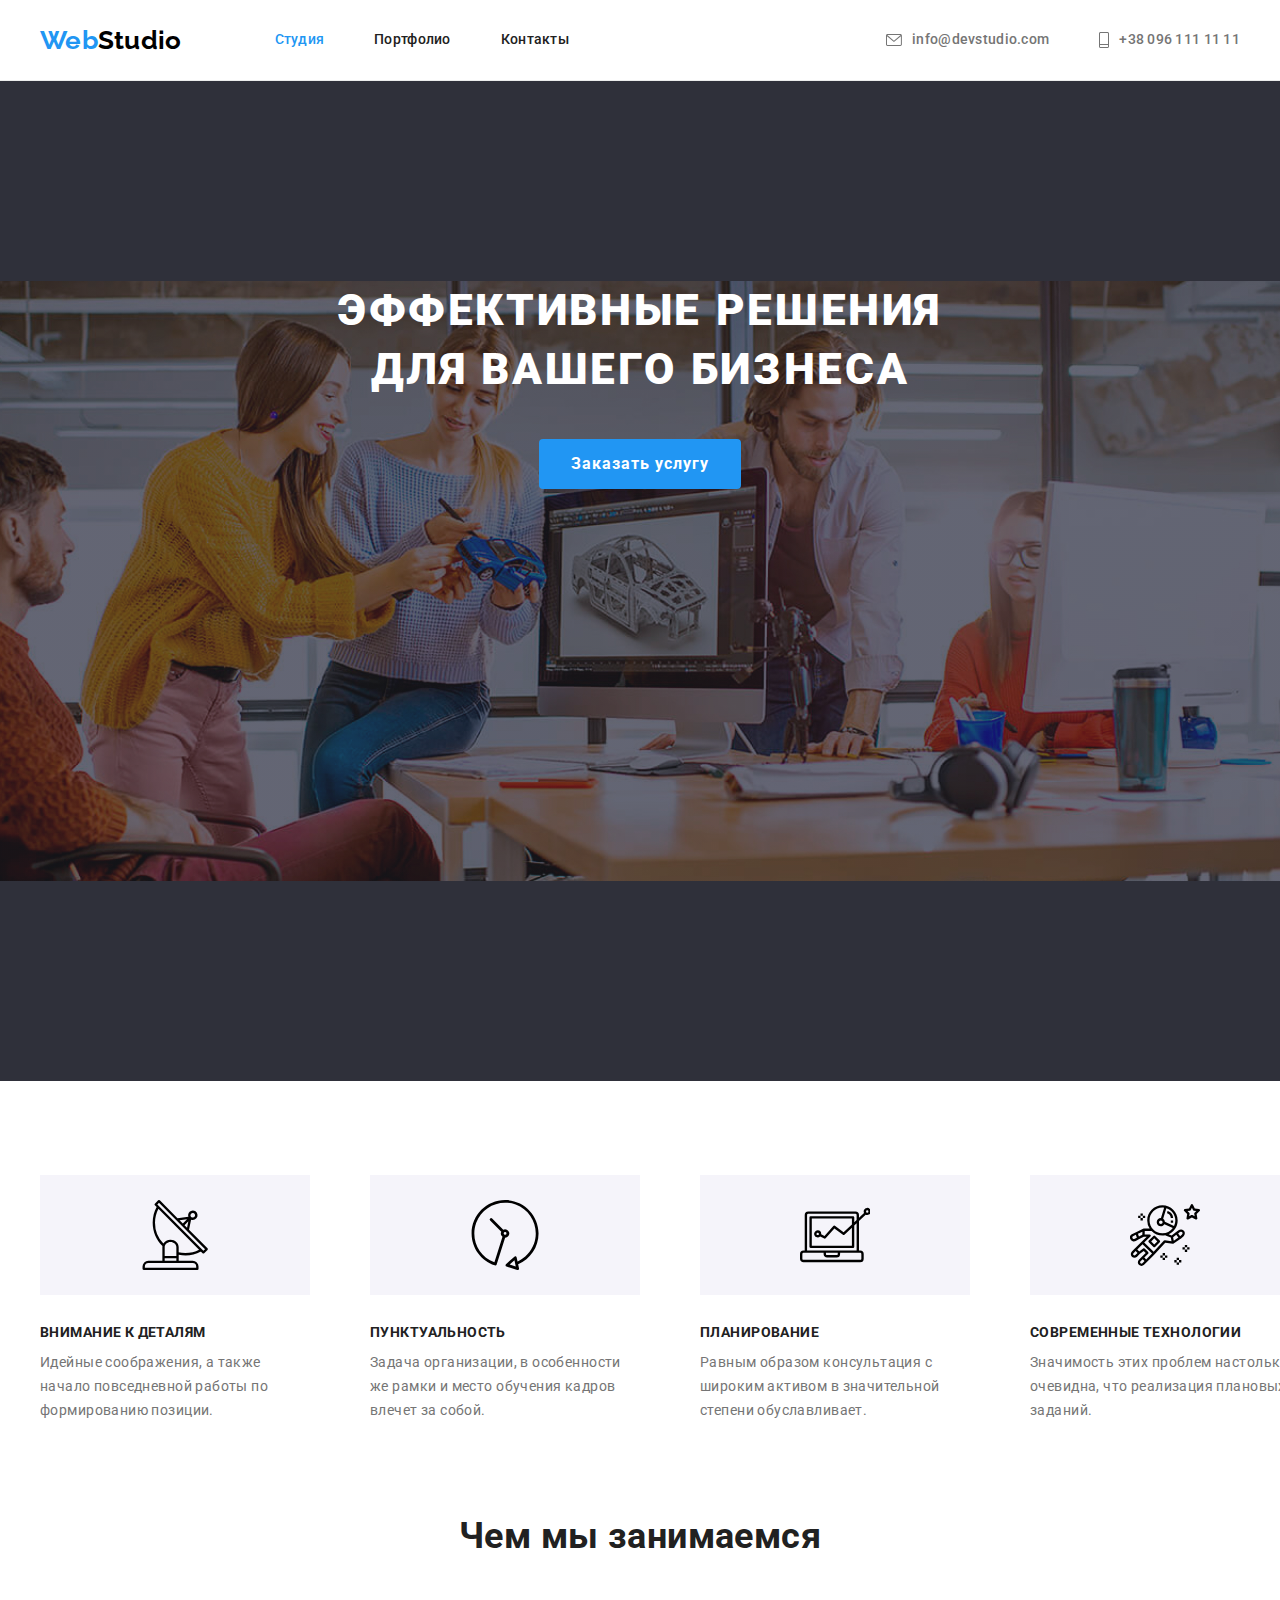
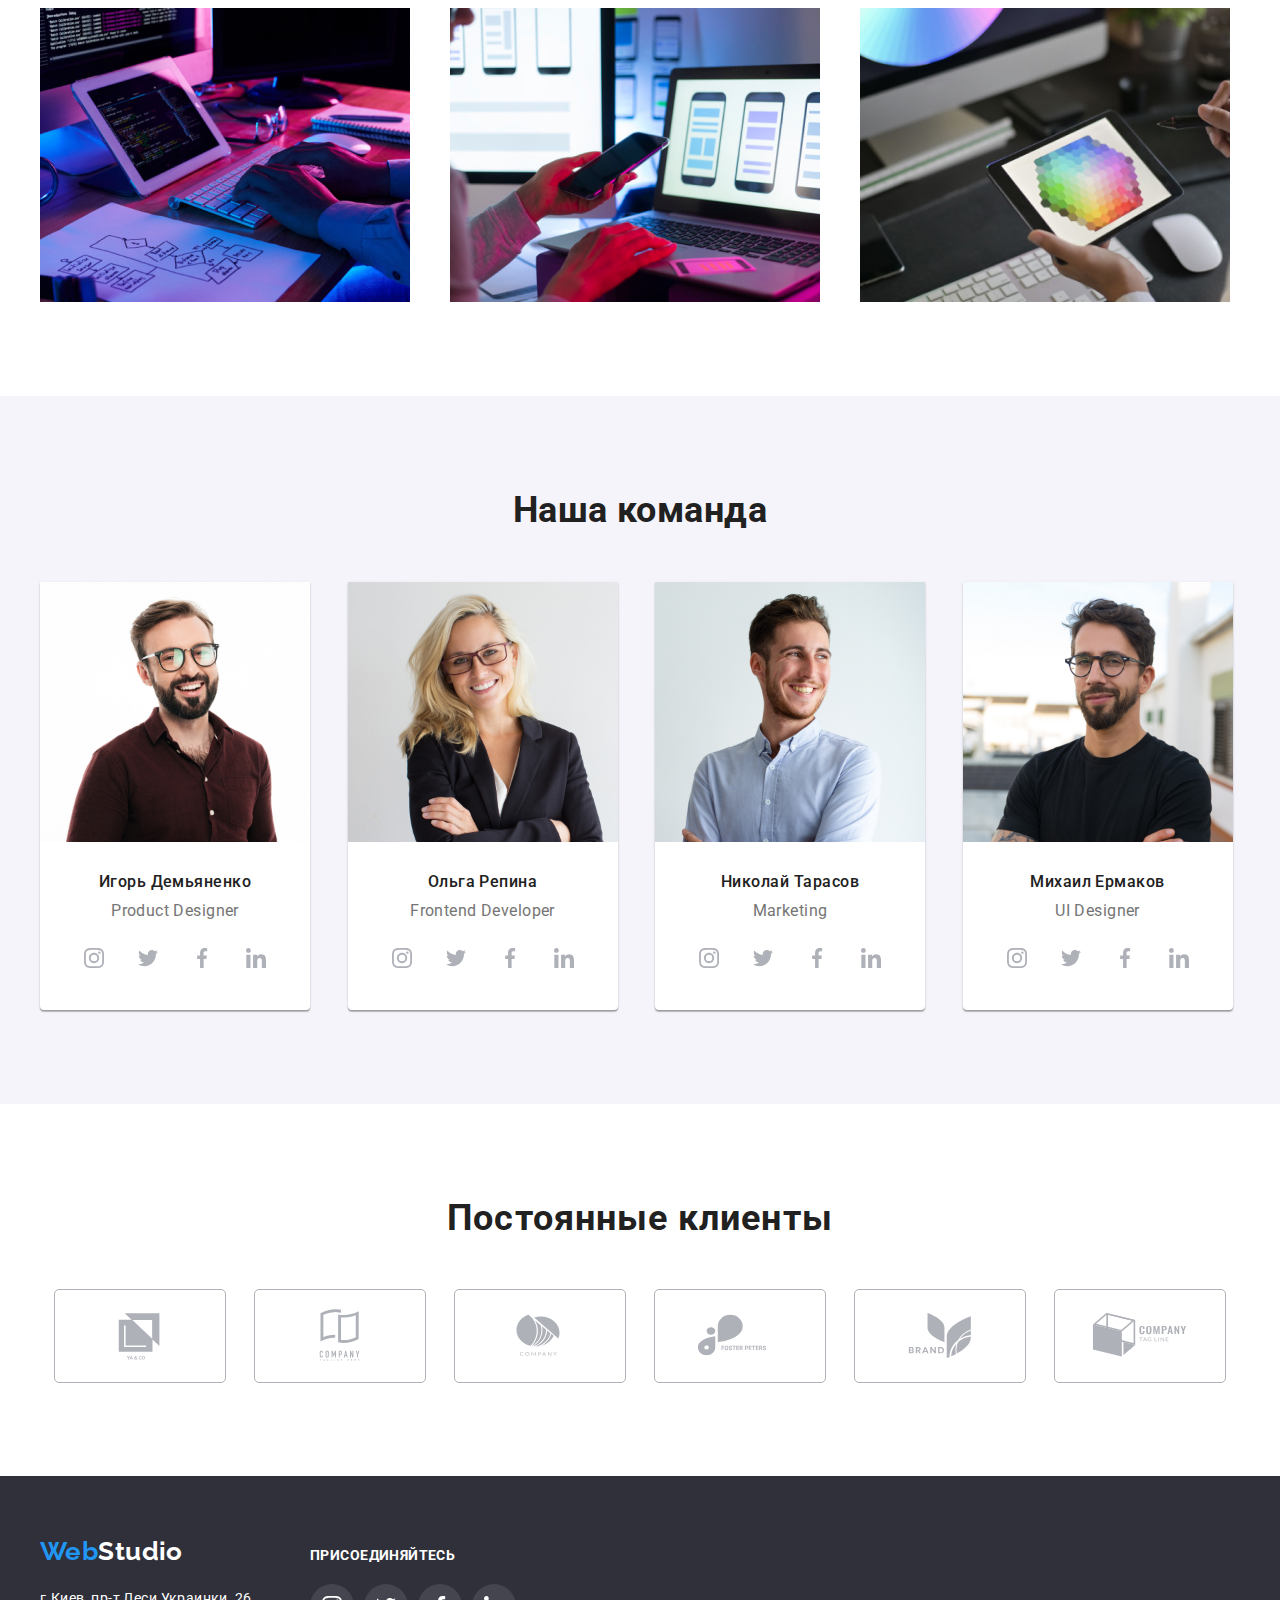
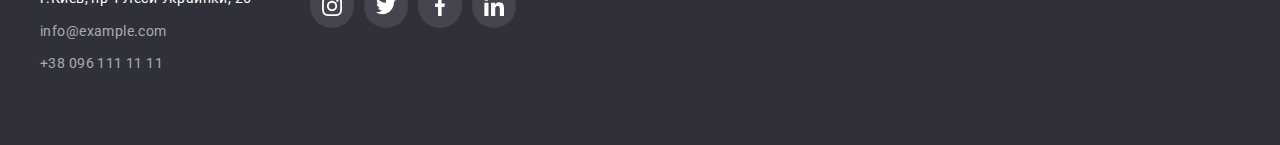
<file: index.html>
<!DOCTYPE html>
<html lang="ru">
  <head>
    <meta charset="UTF-8" />
    <meta http-equiv="X-UA-Compatible" content="IE=edge" />
    <meta name="viewport" content="width=device-width, initial-scale=1.0" />
    <title>Document</title>
    <link rel="preconnect" href="https://fonts.googleapis.com" />
    <link rel="preconnect" href="https://fonts.gstatic.com" crossorigin />
    <link
      href="https://fonts.googleapis.com/css2?family=Montserrat:ital,wght@0,400;1,700&family=Raleway:wght@700&family=Roboto:wght@400;500;700;900&display=swap"
      rel="stylesheet"
    />
    <link
      rel="stylesheet"
      href="https://cdnjs.cloudflare.com/ajax/libs/modern-normalize/1.1.0/modern-normalize.min.css"
      integrity="sha512-wpPYUAdjBVSE4KJnH1VR1HeZfpl1ub8YT/NKx4PuQ5NmX2tKuGu6U/JRp5y+Y8XG2tV+wKQpNHVUX03MfMFn9Q=="
      crossorigin="anonymous"
      referrerpolicy="no-referrer"
    />
    <link rel="stylesheet" href="./css/styles.css" />
  </head>
  <body>
    <!--Секція хедер-->
    <header class="header">
      <nav class="container main-nav">
        <a class="header-logo link" href="index.html" lang="ru">
          Web<span class="header-accent link">Studio</span></a
        >
        <ul class="site-nav list">
          <li class="item">
            <a class="header-link link current" href="index.html">Студия</a>
          </li>
          <li class="item">
            <a class="header-link link" href="portfolio.html">Портфолио</a>
          </li>
          <li class="item">
            <a
              class="header-link link"
              href="https://github.com/NataliBohat/goit-markup-hw-01."
              >Контакты</a
            >
          </li>
        </ul>
        <ul class="auth-nav list">
          <li class="item">
            <a class="header-contact link" href="mailto:info@devstudio.com">
              <svg class="header-contact-icon" width="16" height="12">
              <use href="./img/icons.svg#icon-envelope"></use>
            </svg>
            <span lang="en">info@devstudio.com</span></a>
          </li>
          <li class="item">
            <a class="header-contact link" href="tel:+38 096 111 11 11">
            <svg class="header-contact-icon tel" width="10" height="16">
              <use href="./img/icons.svg#icon-tel"></use>
            </svg>
            <span lang="en">+38 096 111 11 11</span>
            </a>
          </li>
        </ul>
      </nav>
    </header>
    <!--Герой-->
    <main>
      <!--Эффективные решения для вашего бизнеса-->
      <section class="hero">
        <div class="container container-hero">
          <h1 class="hero-title">Эффективные решения для вашего бизнеса</h1>
          <button class="hero-button" type="button">Заказать услугу</button>
        </div>
      </section>
      <!--Про нас-->
      <section class="section">
        <div class="container">
          <h2 hidden>Про нас</h2>
          <ul class="content-main list">
            <li class="content-item">
              <a class="content-media link"
                      href=""
                      target="_blank"
                      rel="noopeer noreferent"
                      aria-label="vector">
                      <svg class="content-media-icon" width="70" height="70">
                        <use href="./img/icons.svg#icon-vector"></use>
                      </svg>
                    </a>
              <h3 class="content-heading">Внимание к деталям</h3>
              <p class="content-title">
                Идейные соображения, а также начало повседневной работы по
                формированию позиции.
              </p>
            </li>
            <li class="content-item">
              <a class="content-media link"
              href=""
              target="_blank"
              rel="noopeer noreferent"
              aria-label="time">
              <svg class="content-media-icon" width="70" height="70">
                <use href="./img/icons.svg#icon-time"></use>
              </svg>
            </a>
              <h3 class="content-heading">Пунктуальность</h3>
              <p class="content-title">
                Задача организации, в особенности же рамки и место обучения
                кадров влечет за собой.
              </p>
            </li>
            <li class="content-item">
              <a class="content-media link"
              href=""
              target="_blank"
              rel="noopeer noreferent"
              aria-label="comp">
              <svg class="content-media-icon" width="70" height="70">
                <use href="./img/icons.svg#icon-comp"></use>
              </svg>
            </a>
              <h3 class="content-heading">Планирование</h3>
              <p class="content-title">
                Равным образом консультация с широким активом в значительной
                степени обуславливает.
              </p>
            </li>
            <li class="content-item">
              <a class="content-media link"
              href=""
              target="_blank"
              rel="noopeer noreferent"
              aria-label="astronavt">
              <svg class="content-media-icon" width="70" height="70">
                <use href="./img/icons.svg#icon-astronaut"></use>
              </svg>
            </a>
              <h3 class="content-heading">Современные технологии</h3>
              <p class="content-title">
                Значимость этих проблем настолько очевидна, что реализация
                плановых заданий.
              </p>
            </li>
          </ul>
        </div>
      </section>
      <!--Чем мы занимаемся-->
      <section class="main section">
        <div class="container">
          <h2 class="main-title">Чем мы занимаемся</h2>
          <ul class="title-item list">
            <li class="title-img">
              <img
                src="./img/image/img (1).jpg"
                alt="рабочий стол программиста"
                width="370"
              />
            </li>
            <li class="title-img">
              <img
                src="./img/image/img 2.jpg"
                alt="макет телефона"
                width="370"
              />
            </li>
            <li class="title-img">
              <img
                src="./img/image/img 3.jpg"
                alt="работа программиста"
                width="370"
              />
            </li>
          </ul>
        </div>
      </section>
      <!--Наша команда-->
      <section class="user section">
        <div class="container">
          <h2 class="main-title">Наша команда</h2>
          <ul class="user-item list">
            <li class="user-list-itm">
              <img
                src="./img/image/igor.jpg"
                alt="Игорь Демьяненко"
                width="270"
              />
              <div class="main-user">
                <h3 class="user-title">Игорь Демьяненко</h3>
                <p class="uppertitle">Product Designer</p>
                <ul class="social-media list">
                  <li class="social-media-item">
                    <a
                      class="social-media-link link"
                      href=""
                      target="_blank"
                      rel="noopeer noreferent"
                      aria-label="instagram">
                      <svg class="social-media-icon" width="20" height="20">
                        <use href="./img/icons.svg#icon-instagram"></use>
                      </svg>
                    </a>
                  </li>
                  <li class="social-media-item">
                    <a
                      class="social-media-link link"
                      href=""
                      target="_blank"
                      rel="noopeer noreferent"
                      aria-label="twitter">
                      <svg class="social-media-icon"width="20" height="20">
                        <use href="./img/icons.svg#icon-twitter"></use>
                      </svg>
                    </a>
                  </li>
                  <li class="social-media-item">
                    <a
                      class="social-media-link link"
                      href=""
                      target="_blank"
                      rel="noopeer noreferent"
                      aria-label="facebook">
                      <svg class="social-media-icon" width="20" height="20">
                        <use href="./img/icons.svg#icon-facebook"></use>
                      </svg>
                    </a>
                  </li>
                  <li class="social-media-item">
                    <a
                      class="social-media-link link"
                      href=""
                      target="_blank"
                      rel="noopeer noreferent"
                      aria-label="linkedin">
                      <svg class="social-media-icon" width="20" height="20">
                        <use href="./img/icons.svg#icon-linkedin"></use>
                      </svg>
                    </a>
                  </li>
                </ul>
              </div>
            </li>
            <li class="user-list-itm">
              <img src="./img/image/olga.jpg" alt="Ольга Репина" width="270" />
              <div class="main-user">
                <h3 class="user-title">Ольга Репина</h3>
                <p class="uppertitle">Frontend Developer</p>
                <ul class="social-media list">
                  <li class="social-media-item">
                    <a
                      class="social-media-link link"
                      href=""
                      target="_blank"
                      rel="noopeer noreferent"
                      aria-label="instagram">
                      <svg class="social-media-icon" width="20" height="20">
                        <use href="./img/icons.svg#icon-instagram"></use>
                      </svg>
                    </a>
                  </li>
                  <li class="social-media-item">
                    <a
                      class="social-media-link link"
                      href=""
                      target="_blank"
                      rel="noopeer noreferent"
                      aria-label="twitter">
                      <svg class="social-media-icon"width="20" height="20">
                        <use href="./img/icons.svg#icon-twitter"></use>
                      </svg>
                    </a>
                  </li>
                  <li class="social-media-item">
                    <a
                      class="social-media-link link"
                      href=""
                      target="_blank"
                      rel="noopeer noreferent"
                      aria-label="facebook">
                      <svg class="social-media-icon" width="20" height="20">
                        <use href="./img/icons.svg#icon-facebook"></use>
                      </svg>
                    </a>
                  </li>
                  <li class="social-media-item">
                    <a
                      class="social-media-link link"
                      href=""
                      target="_blank"
                      rel="noopeer noreferent"
                      aria-label="linkedin">
                      <svg class="social-media-icon" width="20" height="20">
                        <use href="./img/icons.svg#icon-linkedin"></use>
                      </svg>
                    </a>
                  </li>
                </ul>
              </div>
            </li>
            <li class="user-list-itm">
              <img
                src="./img/image/nicolai.jpg"
                alt="Николай Тарасов"
                width="270"
              />
              <div class="main-user">
                <h3 class="user-title">Николай Тарасов</h3>
                <p class="uppertitle">Marketing</p>
                <ul class="social-media list">
                  <li class="social-media-item">
                    <a
                      class="social-media-link link"
                      href=""
                      target="_blank"
                      rel="noopeer noreferent"
                      aria-label="instagram">
                      <svg class="social-media-icon" width="20" height="20">
                        <use href="./img/icons.svg#icon-instagram"></use>
                      </svg>
                    </a>
                  </li>
                  <li class="social-media-item">
                    <a
                      class="social-media-link link"
                      href=""
                      target="_blank"
                      rel="noopeer noreferent"
                      aria-lebel="twitter">
                      <svg class="social-media-icon"width="20" height="20">
                        <use href="./img/icons.svg#icon-twitter"></use>
                      </svg>
                    </a>
                  </li>
                  <li class="social-media-item">
                    <a
                      class="social-media-link link"
                      href=""
                      target="_blank"
                      rel="noopeer noreferent"
                      aria-label="facebook">
                      <svg class="social-media-icon" width="20" height="20">
                        <use href="./img/icons.svg#icon-facebook"></use>
                      </svg>
                    </a>
                  </li>
                  <li class="social-media-item">
                    <a
                      class="social-media-link link"
                      href=""
                      target="_blank"
                      rel="noopeer noreferent"
                      aria-label="linkedin">
                      <svg class="social-media-icon" width="20" height="20">
                        <use href="./img/icons.svg#icon-linkedin"></use>
                      </svg>
                    </a>
                  </li>
                </ul>
              </div>
            </li>
            <li class="user-list-itm">
              <img
                src="./img/image/mihail.jpg"
                alt="Михаил Ермаков"
                width="270"
              />
              <div class="main-user">
                <h3 class="user-title">Михаил Ермаков</h3>
                <p class="uppertitle">UI Designer</p>
                <ul class="social-media list">
                  <li class="social-media-item">
                    <a
                      class="social-media-link link"
                      href=""
                      target="_blank"
                      rel="noopeer noreferent"
                      aria-label="instagram">
                      <svg class="social-media-icon" width="20" height="20">
                        <use href="./img/icons.svg#icon-instagram"></use>
                      </svg>
                    </a>
                  </li>
                  <li class="social-media-item">
                    <a
                      class="social-media-link link"
                      href=""
                      target="_blank"
                      rel="noopeer noreferent"
                      aria-label="twitter">
                      <svg class="social-media-icon"width="20" height="20">
                        <use href="./img/icons.svg#icon-twitter"></use>
                      </svg>
                    </a>
                  </li>
                  <li class="social-media-item">
                    <a
                      class="social-media-link link"
                      href=""
                      target="_blank"
                      rel="noopeer noreferent"
                      aria-label="facebook">
                      <svg class="social-media-icon" width="20" height="20">
                        <use href="./img/icons.svg#icon-facebook"></use>
                      </svg>
                    </a>
                  </li>
                  <li class="social-media-item">
                    <a
                      class="social-media-link link"
                      href=""
                      target="_blank"
                      rel="noopeer noreferent"
                      aria-label="linkedin">
                      <svg class="social-media-icon" width="20" height="20">
                        <use href="./img/icons.svg#icon-linkedin"></use>
                      </svg>
                    </a>
                  </li>
                </ul>
              </div>
            </li>
          </ul>
        </div>
      </section>
      <!--Клиенты-->
      <section class="section">
        <div class="container">
          <h2 class="client-title">Постоянные клиенты</h2>
          <ul class="client-main list">
            <li class="client-item">
              <a class="client-media link"
                      href=""
                      target="_blank"
                      rel="noopeer noreferent"
                      aria-label="logo-1">
                      <svg class="client-media-icon" width="106" height="60">
                        <use href="./img/icons.svg#icon-logo1"></use>
                      </svg>
                    </a>
            </li>
            <li class="client-item">
              <a class="client-media link"
                      href=""
                      target="_blank"
                      rel="noopeer noreferent"
                      aria-label="logo-2">
                      <svg class="client-media-icon" width="106" height="60">
                        <use href="./img/icons.svg#icon-logo2"></use>
                      </svg>
                    </a>
            </li>
            <li class="client-item">
              <a class="client-media link"
                      href=""
                      target="_blank"
                      rel="noopeer noreferent"
                      aria-label="logo-3">
                      <svg class="client-media-icon" width="106" height="60">
                        <use href="./img/icons.svg#icon-logo3"></use>
                      </svg>
                    </a>
            </li>
            <li class="client-item">
              <a class="client-media link"
                      href=""
                      target="_blank"
                      rel="noopeer noreferent"
                      aria-label="logo-4">
                      <svg class="client-media-icon" width="106" height="60">
                        <use href="./img/icons.svg#icon-logo4"></use>
                      </svg>
                    </a>
            </li>
            <li class="client-item">
              <a class="client-media link"
                      href=""
                      target="_blank"
                      rel="noopeer noreferent"
                      aria-label="logo-5">
                      <svg class="client-media-icon" width="106" height="60">
                        <use href="./img/icons.svg#icon-logo5"></use>
                      </svg>
                    </a>
            </li>
            <li class="client-item">
              <a class="client-media link"
                      href=""
                      target="_blank"
                      rel="noopeer noreferent"
                      aria-label="logo-6">
                      <svg class="client-media-icon" width="106" height="60">
                        <use href="./img/icons.svg#icon-logo6"></use>
                      </svg>
                    </a>
            </li>
          </ul>
        </div>
      </section>
    </main>
    <!--Footer-->
    <footer class="footer">
      <div class="container footer-container"> 
        <div class="footer-container-logo">
          <a
          class="header-logo link"
          href="https://github.com/NataliBohat/goit-markup-hw-01."
          lang="ru"
          >Web<span class="footer-accen link">Studio</span></a>
        <address>
          <ul class="footer-item">
            <li class="footer-list list">
              <a
                class="footer-nav link"
                href="https://goo.gl/maps/piqngm7oDQpEDh6u6"
                target="_blank"
                rel="noopener noreferrer"
                >г.Киев, пр-т Леси Украинки, 26</a>
            </li>
            <li class="footer-list list">
              <a class="footer-contact link" href="mailto:info@devstudio.com"
                >info@example.com</a>
            </li>
            <li class="footer-list list">
              <a class="footer-contact link" href="tel:+38 096 111 11 11"
                >+38 096 111 11 11</a>
            </li>
          </ul>
        </address>
      </div>
        <div class="footer-container-logo">
         <span class="footer-title"><strong>присоединяйтесь</strong></span>
            <ul class="footer-main list">
              <li class="footer-main-item">
                <a class="footer-media link"
                        href=""
                        target="_blank"
                        rel="noopeer noreferent"
                        aria-label="instagram">
                        <svg class="footert-media-icon" width="20" height="20">
                          <use href="./img/icons.svg#icon-instagram"></use>
                        </svg>
                      </a>
              </li>
              <li class="footer-main-item">
                <a class="footer-media link"
                        href=""
                        target="_blank"
                        rel="noopeer noreferent"
                        aria-label="twitter">
                        <svg class="footert-media-icon" width="20" height="20">
                          <use href="./img/icons.svg#icon-twitter"></use>
                        </svg>
                      </a>
              </li>
              <li class="footer-main-item">
                <a class="footer-media link"
                        href=""
                        target="_blank"
                        rel="noopeer noreferent"
                        aria-label="facebook">
                        <svg class="footert-media-icon" width="20" height="20">
                          <use href="./img/icons.svg#icon-facebook"></use>
                        </svg>
                      </a>
              </li>
              <li class="footer-main-item">
                <a class="footer-media link"
                        href=""
                        target="_blank"
                        rel="noopeer noreferent"
                        aria-label="linkedin">
                        <svg class="footert-media-icon" width="20" height="20">
                          <use href="./img/icons.svg#icon-linkedin"></use>
                        </svg>
                      </a>
              </li>
            </ul>
          </div>
      </div>
    </footer>
  </body>
</html>
</file>
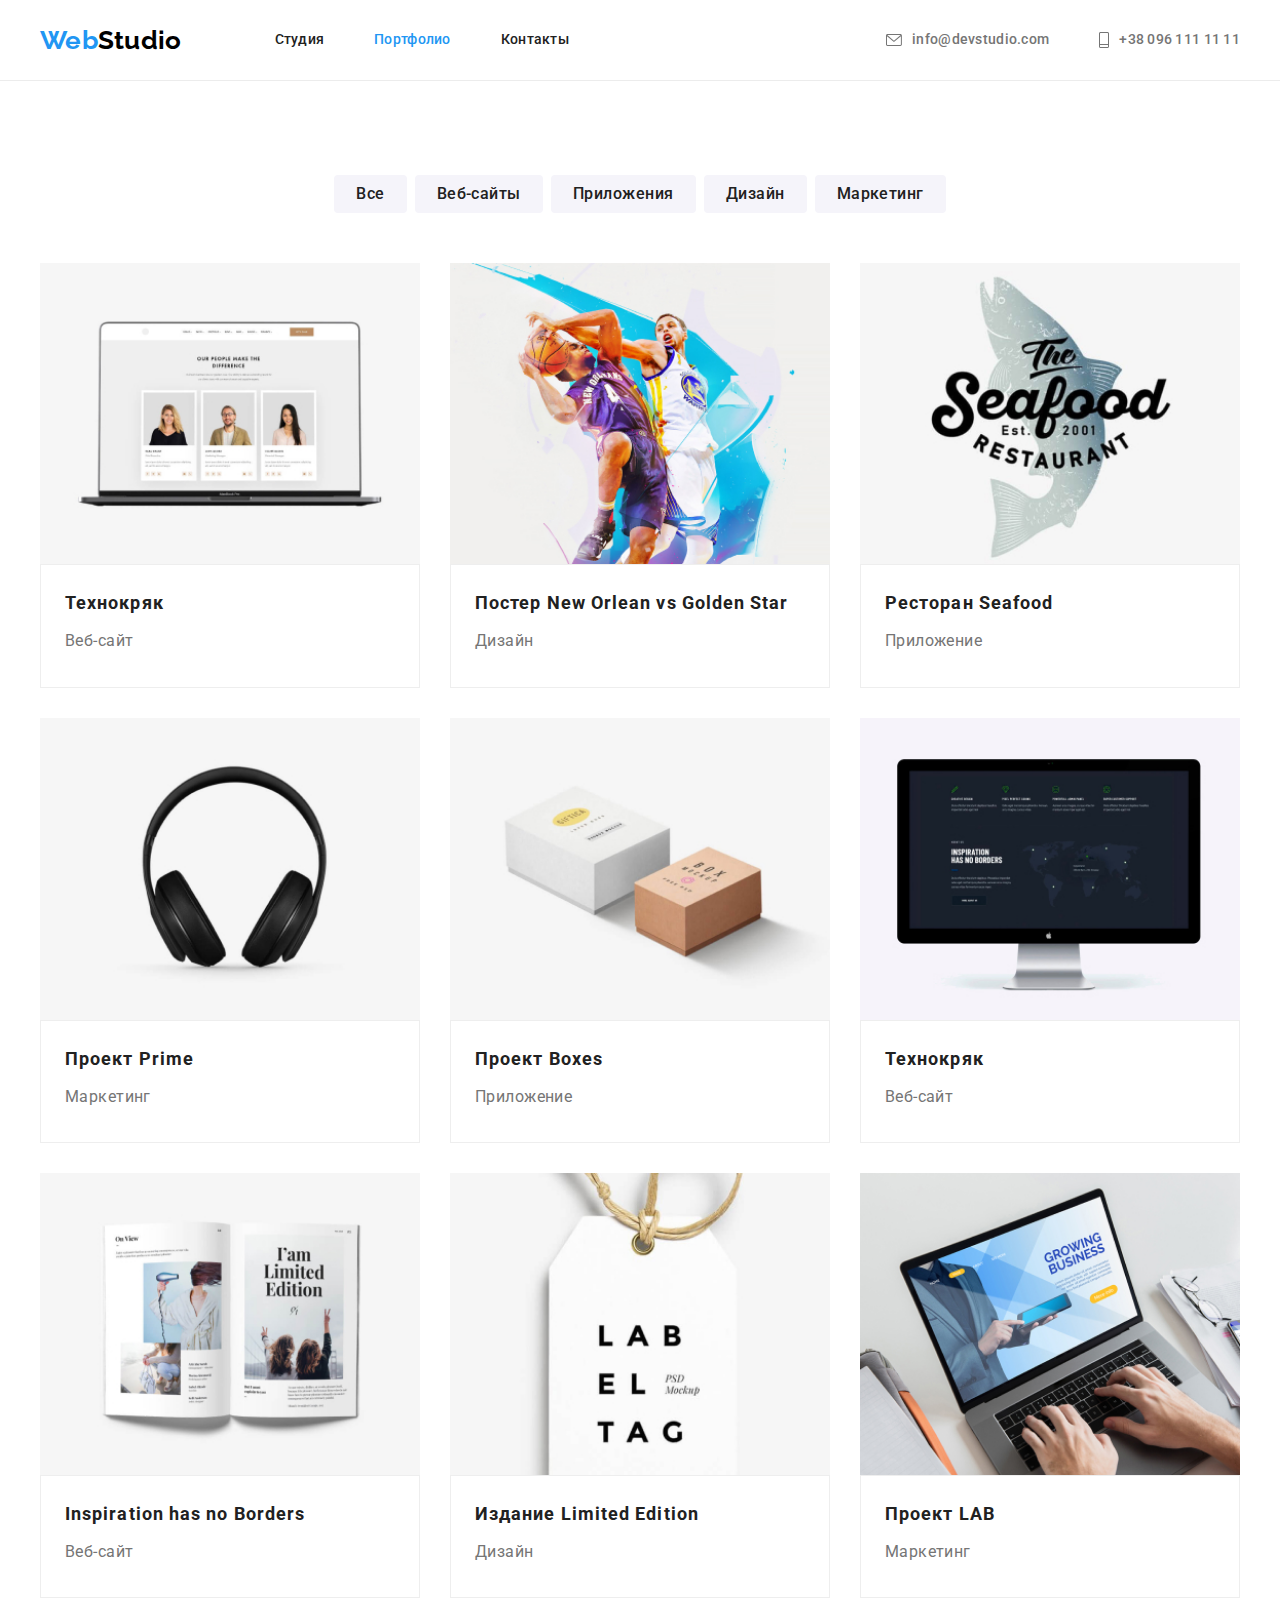
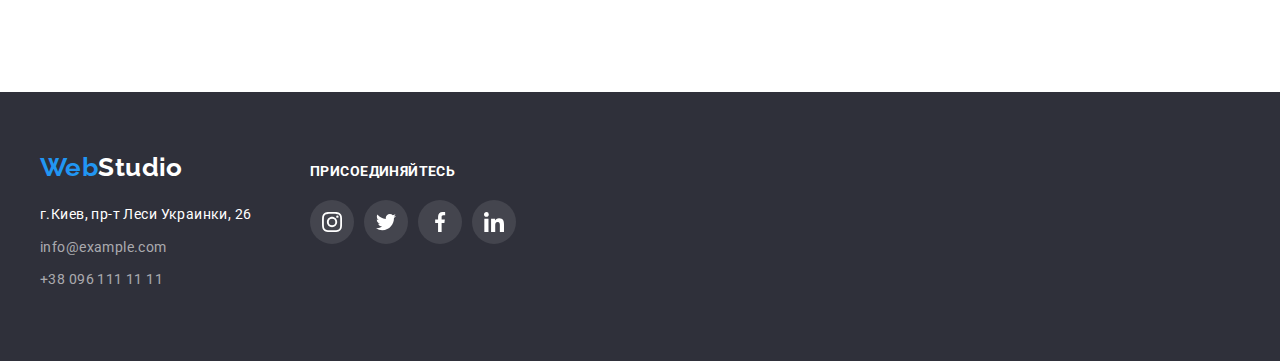
<file: portfolio.html>
<!DOCTYPE html>
<html lang="ru">
  <head>
    <meta charset="UTF-8" />
    <meta http-equiv="X-UA-Compatible" content="IE=edge" />
    <meta name="viewport" content="width=device-width, initial-scale=1.0" />
    <title>Document</title>
    <link rel="preconnect" href="https://fonts.googleapis.com">
    <link rel="preconnect" href="https://fonts.gstatic.com" crossorigin>
    <link href="https://fonts.googleapis.com/css2?family=Montserrat:ital,wght@0,400;1,700&family=Raleway:wght@700&family=Roboto:wght@400;500;700;900&display=swap" 
    rel="stylesheet"/>
        <link rel="stylesheet" href="./css/styles.css" />
  </head>
  <body>
    <!--Секція хедер-->
    <header class="header">
      <nav class="container main-nav">
        <a class="header-logo link" href="index.html" lang="ru">
          Web<span class="header-accent link">Studio</span></a>
          <ul class="site-nav list">
            <li class="item">
            <a class="header-link link" href="index.html">Студия</a>
            </li>
            <li class="item"><a  class="header-link link current" href="portfolio.html">Портфолио</a>
            </li>
            <li class="item">
              <a class="header-link link" href="https://github.com/NataliBohat/goit-markup-hw-01.">Контакты</a>
            </li>
        </ul>
        <ul class="auth-nav list">
          <li class="item">
            <a class="header-contact link" href="mailto:info@devstudio.com">
              <svg class="header-contact-icon" width="16" height="12">
              <use href="./img/icons.svg#icon-envelope"></use>
            </svg>
            <span lang="en">info@devstudio.com</span></a>
          </li>
          <li class="item">
            <a class="header-contact link" href="tel:+38 096 111 11 11">
            <svg class="header-contact-icon" width="10" height="16">
              <use href="./img/icons.svg#icon-tel"></use>
            </svg>
            <span lang="en">+38 096 111 11 11</span>
            </a>
          </li>
        </ul>
    </nav>
    </header>
      <main>
        <section class="section">
          <div class="container">
          <h1 hidden>Основна</h1>
          <!-- Rectangle-->
            <ul class="button-item list">
            <li class="button-hero"><button type="button" class="button link">Все</button></li>
            <li class="button-hero"><button type="button" class="button link">Веб-сайты</button></li>
            <li class="button-hero"><button type="button" class="button link">Приложения</button></li>
            <li class="button-hero"><button type="button" class="button link">Дизайн</button></li>
            <li class="button-hero"><button type="button" class="button link">Маркетинг</button></li>
           </ul>
          <!--img-->
            <ul class="feature-list list">
            <li class="flex-element link">
              <a class="feature-img">
            <img src="./img/portfolio img/teh.jpg" alt="tehno" width="370" />
            <div class="feature-title">
              <h2 class="title">Технокряк</h2>
              <p class="uppertitle">Веб-сайт</p>
            </div>
            </a>
          </li>
          <li class="flex-element link">
            <a class="feature-img">
            <img src="./img/portfolio img/poster.jpg" alt="poster" width="370" />
            <div class="feature-title">
            <h2 class="title">Постер New Orlean vs Golden Star</h2>
            <p class="uppertitle">Дизайн</p>
            </div>
            </a>
          </li>
          <li class="flex-element link">
            <a class="feature-img">
            <img src="./img/portfolio img/seafood.jpg" alt="seafood" width="370" />
            <div class="feature-title">
            <h2 class="title">Ресторан Seafood</h2>
            <p class="uppertitle">Приложение</p>
            </div>
          </a>
          </li>
          <li class="flex-element link">
            <a class="feature-img">
            <img src="./img/portfolio img/prime.jpg" alt="prime" width="370" />
            <div class="feature-title">
            <h2 class="title">Проект Prime</h2>
            <p class="uppertitle">Маркетинг</p>
            </div>
            </a>
          </li>
          <li class="flex-element link">
            <a class="feature-img">
            <img src="./img/portfolio img/boxes.jpg" alt="boxes" width="370" />
            <div class="feature-title">
            <h2 class="title">Проект Boxes</h2>
            <p class="uppertitle">Приложение</p>
            </div>
            </a>
          </li>
          <li class="flex-element link">
            <a class="feature-img">
            <img src="./img/portfolio img/borders.jpg" alt="tehno" width="370" />
            <div class="feature-title">
            <h2 class="title">Технокряк</h2>
            <p class="uppertitle">Веб-сайт</p>
            </div>
            </a>
          </li>
          <li class="flex-element link">
            <a class="feature-img">
            <img src="./img/portfolio img/edition.jpg" alt="borders" width="370" />
            <div class="feature-title">
            <h2 class="title">Inspiration has no Borders</h2>
            <p class="uppertitle">Веб-сайт</p>
            </div>
            </a>
          </li>
          <li class="flex-element link">
            <a class="feature-img">
            <img src="./img/portfolio img/lab.jpg" alt="edition" width="370" />
            <div class="feature-title">
            <h2 class="title">Издание Limited Edition</h2>
            <p class="uppertitle">Дизайн</p>
            </div>
            </a>
          </li>
          <li class="flex-element link">
            <a class="feature-img">
            <img src="./img/portfolio img/busines.jpg" alt="lab" width="370" />
            <div class="feature-title">
            <h2 class="title">Проект LAB</h2>
            <p class="uppertitle">Маркетинг</p>
            </div>
            </a>
          </li>
          </ul>
        </div>
       </section>
      </main>
      <footer class="footer">
        <div class="container footer-container"> 
          <div class="footer-container-logo">
            <a
            class="header-logo link"
            href="https://github.com/NataliBohat/goit-markup-hw-01."
            lang="ru"
            >Web<span class="footer-accen link">Studio</span></a>
          <address>
            <ul class="footer-item">
              <li class="footer-list list">
                <a
                  class="footer-nav link"
                  href="https://goo.gl/maps/piqngm7oDQpEDh6u6"
                  target="_blank"
                  rel="noopener noreferrer"
                  >г.Киев, пр-т Леси Украинки, 26</a>
              </li>
              <li class="footer-list list">
                <a class="footer-contact link" href="mailto:info@devstudio.com"
                  >info@example.com</a>
              </li>
              <li class="footer-list list">
                <a class="footer-contact link" href="tel:+38 096 111 11 11"
                  >+38 096 111 11 11</a>
              </li>
            </ul>
          </address>
        </div>
          <div class="footer-container-logo">
           <span class="footer-title"><strong>присоединяйтесь</strong></span>
              <ul class="footer-main list">
                <li class="footer-main-item">
                  <a class="footer-media link"
                          href=""
                          target="_blank"
                          rel="noopeer noreferent"
                          aria-label="instagram">
                          <svg class="footert-media-icon" width="20" height="20">
                            <use href="./img/icons.svg#icon-instagram"></use>
                          </svg>
                        </a>
                </li>
                <li class="footer-main-item">
                  <a class="footer-media link"
                          href=""
                          target="_blank"
                          rel="noopeer noreferent"
                          aria-label="twitter">
                          <svg class="footert-media-icon" width="20" height="20">
                            <use href="./img/icons.svg#icon-twitter"></use>
                          </svg>
                        </a>
                </li>
                <li class="footer-main-item">
                  <a class="footer-media link"
                          href=""
                          target="_blank"
                          rel="noopeer noreferent"
                          aria-label="facebook">
                          <svg class="footert-media-icon" width="20" height="20">
                            <use href="./img/icons.svg#icon-facebook"></use>
                          </svg>
                        </a>
                </li>
                <li class="footer-main-item">
                  <a class="footer-media link"
                          href=""
                          target="_blank"
                          rel="noopeer noreferent"
                          aria-label="linkedin">
                          <svg class="footert-media-icon" width="20" height="20">
                            <use href="./img/icons.svg#icon-linkedin"></use>
                          </svg>
                        </a>
                </li>
              </ul>
            </div>
        </div>
      </footer>
  </body>
</file>
<file: css/styles.css>
:root {
  --primary-text-color: #212121;
  --secondary-text-color: #757575;
  --acsent-text-color: #2196f3;
  --slogan-text-color: #ffffff;
  --page-color: #2f303a;
  --aside-text-color: #e5e5e5;
  --box-color: #f5f4fa;
  --subtitle-text-color: #000000;
  --contact-text-color: rgba(255, 255, 255, 0.6);
  --title-hover-color: #188CE8;
  --fetcher-title-color: #EEEEEE;
  --header-border-colors: #ECECEC;
  --client-title-colors: #AFB1B8;
}
body {
  margin: 0;
  font-family: Roboto, sans-serif;
  font-size: 14px;
  background-color: var(--slogan-text-color);
  color: var(--primary-text-color);
  letter-spacing: 0.03em;
}
h1,
h2,
h3,
p,
ul{
  margin: 0;
  padding: 0;
}
img {
  display: block;
  width: 100%;
  height: auto;
}
.list {
  padding: 0;
  margin: 0;
  list-style: none;
}
.container{
  width: 1200px;
  padding-left: 15px;
  padding-right:  15px;
  margin-left: auto;
  margin-right: auto;
}
.section{
  padding-top: 94px;
  padding-bottom: 94px;
}
.main-nav{
  display: flex;
  align-items: center;
}
.link {
  text-decoration: none;
}

/*Секція хедер*/
.header {
  font-weight: 500;
  line-height: 1.14;
  letter-spacing: 0.02em;
  border-bottom: 1px solid var(--header-border-colors);
}
.site-nav{
display: flex;
margin-left: 93px;
}
.site-nav .item + .item{
  margin-left: 50px;
}
.header-link {
  display: block;
  padding-top: 32px;
  padding-bottom: 32px;
  font-weight: 500;
  font-size: 14px;
  line-height: 1.14;
  letter-spacing: 0.02em;
  color: var(--primary-text-color);
}
.current {
  color: var(--acsent-text-color);
}
.header-logo {
  font-family: "Raleway", sans-serif;
  font-weight: 700;
  font-size: 26px;
  line-height: 1.19;
  color: var(--acsent-text-color);
}
.header-link:hover,
.header-link:focus {
  color: var(--acsent-text-color);
}
.auth-nav{
  display: flex;
  margin-left: auto;
}
.auth-nav .item + .item{
  margin-left: 50px;
}
.item:hover,
.item:focus{
color: var(--acsent-text-color);
}

.header-contact {
  color: var(--secondary-text-color);
  display: flex;
  align-items: center;
}
.header-contact:hover,
.header-contact:focus {
  color: currentColor;
}
.header-accent {
  color: var(--subtitle-text-color);
}
/*icon*/
.header-contact-icon{
  display: inline-block;
  margin-right: 10px;
  background-size: contain;
  fill: currentColor; 
}
.header-contact-icon:hover,
.header-contact-icon:focus{
  fill: currentColor;
} 
/* герой*/
.hero {
padding: 200px 0;
max-width: 1600px;
height: 600px;
margin-left: auto;
margin-right: auto;
background-image:linear-gradient(rgba(47, 48, 58, 0.4), rgba(47, 48, 58, 0.4)),
 url(../img/icon/Img.jpg);
background-repeat: no-repeat;
background-position: center;
background-size: auto auto;
background-color: var(--page-color);
}
.container-hero{
  margin-left: auto;
  margin-right: auto;
  width: 700px;
  text-align: center;
}
.hero-title {
margin-bottom: 40px;
text-transform: uppercase;

font-weight: 900;
font-size: 44px;
line-height: 1.34;
letter-spacing: 0.06em;
color: var(--slogan-text-color);
}
.hero-button {
  padding: 10px 32px;
  border: none;
  border-radius: 4px;

font-family: "Roboto";
font-weight: 700;
font-size: 16px;
line-height: 1.9;
letter-spacing: 0.06em;
text-decoration: none;
text-align: center;
cursor: pointer;
color: var(--slogan-text-color);
background-color: var(--acsent-text-color);
}

.hero-button:hover,
.hero-button:focus {
background-color: var(--title-hover-color);
}
/*Секція про нас*/
.main {
padding-top: 0;
}
.content-main{
  display: flex;
  align-items: center;
}
.content-main .content-item{
   width: 270px;
}
.content-main .content-item + .content-item{
  margin-left: 30px;
}
.content-title {
  margin-top: 10px;
  line-height: 1.7;
  color: var(--secondary-text-color);
}
.content-heading {
  margin-top: 0;
  margin-bottom: 0;
  font-weight: 700;
  font-size: 14px;
  line-height: 1.14;
  letter-spacing: 0.03em;
  text-transform: uppercase;
  color: var(--primary-text-color);
}
/*icon*/
.content-media{
  display: flex;
  width: 270px;
  height: 120px;
  margin-bottom: 30px;
  align-items: center;
  justify-content: center;
  background-size: contain;
  color: var(--primary-text-color);
  background-color: var(--box-color);
}
.content-item:not(:last-child){
  margin-right: 30px;
}
 /*Чем мы занимаемся*/
.main-title {
  margin-bottom: 50px;
  font-weight: 700;
  font-size: 36px;
  line-height: 1.16;
  text-align: center;
  color: var(--primary-text-color);
}
.title-item{
  display: flex;
  align-items: center;
}
.title-img{
  width: 370px;
  margin-right:auto;
}
.title-item .title-img + .title-img{
  margin-left: 30px
}
/*Наша команда*/
.user {
  background: var(--box-color);
}
.user-item{
  display: flex;
  align-items: center;
}
.user-item .user-list-itm + .user-list-itm{
  margin-left: 30px;
}
.user-list-itm {
  text-align: center;
  width: 270px;
  margin-right: auto;
  background: var(--slogan-text-color);
  box-shadow: 0px 1px 3px rgba(0, 0, 0, 0.12), 0px 1px 1px rgba(0, 0, 0, 0.14), 0px 2px 1px rgba(0, 0, 0, 0.2);
  border-radius: 0px 0px 4px 4px;
}
.user-title {
  font-style: normal;
  font-weight: 500;
  font-size: 16px;
  line-height: 1.2;
  letter-spacing: 0.03em;
  color: var(--primary-text-color);
}
.uppertitle {
  margin-top: 10px;
  margin-bottom: 16px;
  font-size: 16px;
  line-height: 1.2;
  color: var(--secondary-text-color);
}
.main-user{
  padding-top: 30px;
  padding-bottom: 30px;
}
/* оформлення іконок */
.social-media{
  display: flex;
  justify-content: center;
}
.social-media-item:not(:last-child){
  margin-right: 10px;
}
.social-media-link{
  display: flex;
  align-items: center;
  justify-content: center;
  width: 44px;
  height: 44px;
  color: var(--client-title-colors);
  background-color: var(--slogan-text-color);
  border-radius: 50%;
}
.social-media-link:hover,
.social-media-link:focus{
  color: var(--slogan-text-color);
  background-color: var(--acsent-text-color);
}
.social-media-icon{
  fill: currentColor;
}
  /*feature*/
.feature-list{
  display: flex;
  flex-wrap: wrap;
}
.feature-list > .flex-element {
  margin-right: 30px;
  flex-basis: calc((100% - 60px) /3);
  margin-bottom: 30px;
}
.flex-element:nth-child(3n + 3){
  margin-right: 0;
}
.flex-element:nth-last-child(-n + 3){
  margin-bottom: 0;
} 
.feature-img{
  display: block;
}
.feature-img:hover,
.feature-img:focus{
  box-shadow: 0px 1px 1px rgba(0, 0, 0, 0.12), 0px 4px 4px rgba(0, 0, 0, 0.06), 1px 4px 6px rgba(0, 0, 0, 0.16);;
} 
.feature-title{
  padding: 20px 24px;
  border-width: 0 110px 370px;
  border: 1px solid var(--fetcher-title-color);
}
/*клиенты*/
.client-main{
  display: flex;
  justify-content: center;
}
.client-title{
font-weight: 700;
font-size: 36px;
line-height: 1.16;
text-align: center;
letter-spacing: 0.03em;
margin-bottom: 50px;
color: var(--primary-text-color);
}
.client-item:not(:last-child){
  margin-right: 30px;
}
.client-media{
  display: flex;
  width: 170px;
  height: 92px;
  align-items: center;
  justify-content: center;
  border-radius: 4px;
  box-sizing: border-box;
  fill: var(--client-title-colors);
  outline: 1px solid var(--client-title-colors);
}
.client-media:hover,
.client-media:focus{
  fill: var(--acsent-text-color);
  outline: 1px solid var(--acsent-text-color) ;
}

/*Footer*/
.footer {
  display: flex;
  padding-top: 60px;
  padding-bottom: 60px;
  background: var(--page-color);
}

.footer-nav {
  font-style: normal;
  line-height: 1.7;
  color: var(--slogan-text-color);
}
.footer-item{
  margin-top: 20px;
}
.footer-list:nth-child(-n + 3){
  margin-bottom: 9px;
}
.footer-contact {
  font-style: normal;
  font-size: 14px;
  line-height: 1.7;
  margin-top: 9px;
  margin-bottom: 9px;
  color: var(--contact-text-color);
}
.footer-accen {
  color: var(--slogan-text-color);
}
/*присоединяйтесь*/
.footer-container{
  display: flex;
  flex-wrap: wrap;
  align-items: baseline;
}
.footer-title{
  font-size: 14px;
  line-height: 1.14;
  letter-spacing: 0.03em;
  text-transform: uppercase;
  margin-bottom: 20px;
  color: var(--slogan-text-color) ;
}
.footer-main{
  display: flex;
  margin-top: 20px;
}
.footer-main-item:not(:last-child){
  margin-right: 10px;
}
.footer-media{
  display: flex;
  align-items: center;
  justify-content: center;
  width: 44px;
  height: 44px;
  fill:var(--slogan-text-color);
  background-color: rgba(255, 255, 255, 0.1);
  border-radius: 50%;
}
.footer-media:hover,
.footer-media:focus{
  background-color: var(--acsent-text-color);
}

.footer-container-logo {
  width: 270px;
}

.button {
  padding: 6px 22px;
  border: none;
  border-radius: 4px;
  font-family: inherit;
  font-weight: 500;
  font-size: 16px;
  line-height: 1.6;
  text-align: center;
  letter-spacing: 0.03em;
  
  color: var(--primary-text-color);
  background-color: var(--box-color);

  cursor: pointer;
}
.button-item{
  display: flex;
  justify-content: center;
  margin-left: auto;
  padding-bottom: 50px;
}
.button-hero{
  text-align: center;
}
.button-item .button-hero + .button-hero{
  margin-left: 8px; 
}
.button:hover,
.button:focus {
  background-color: var(--acsent-text-color);
  color: var(--slogan-text-color);
  box-shadow: 0px 3px 1px rgba(0, 0, 0, 0.1), 0px 1px 2px rgba(0, 0, 0, 0.08), 0px 2px 2px rgba(0, 0, 0, 0.12);
}

/* img */
.title {
  font-family: "Roboto";
  font-style: normal;
  font-weight: 700;
  font-size: 18px;
  line-height: 2;
  letter-spacing: 0.06em;
  color: var(--primary-text-color);
}
</file>
